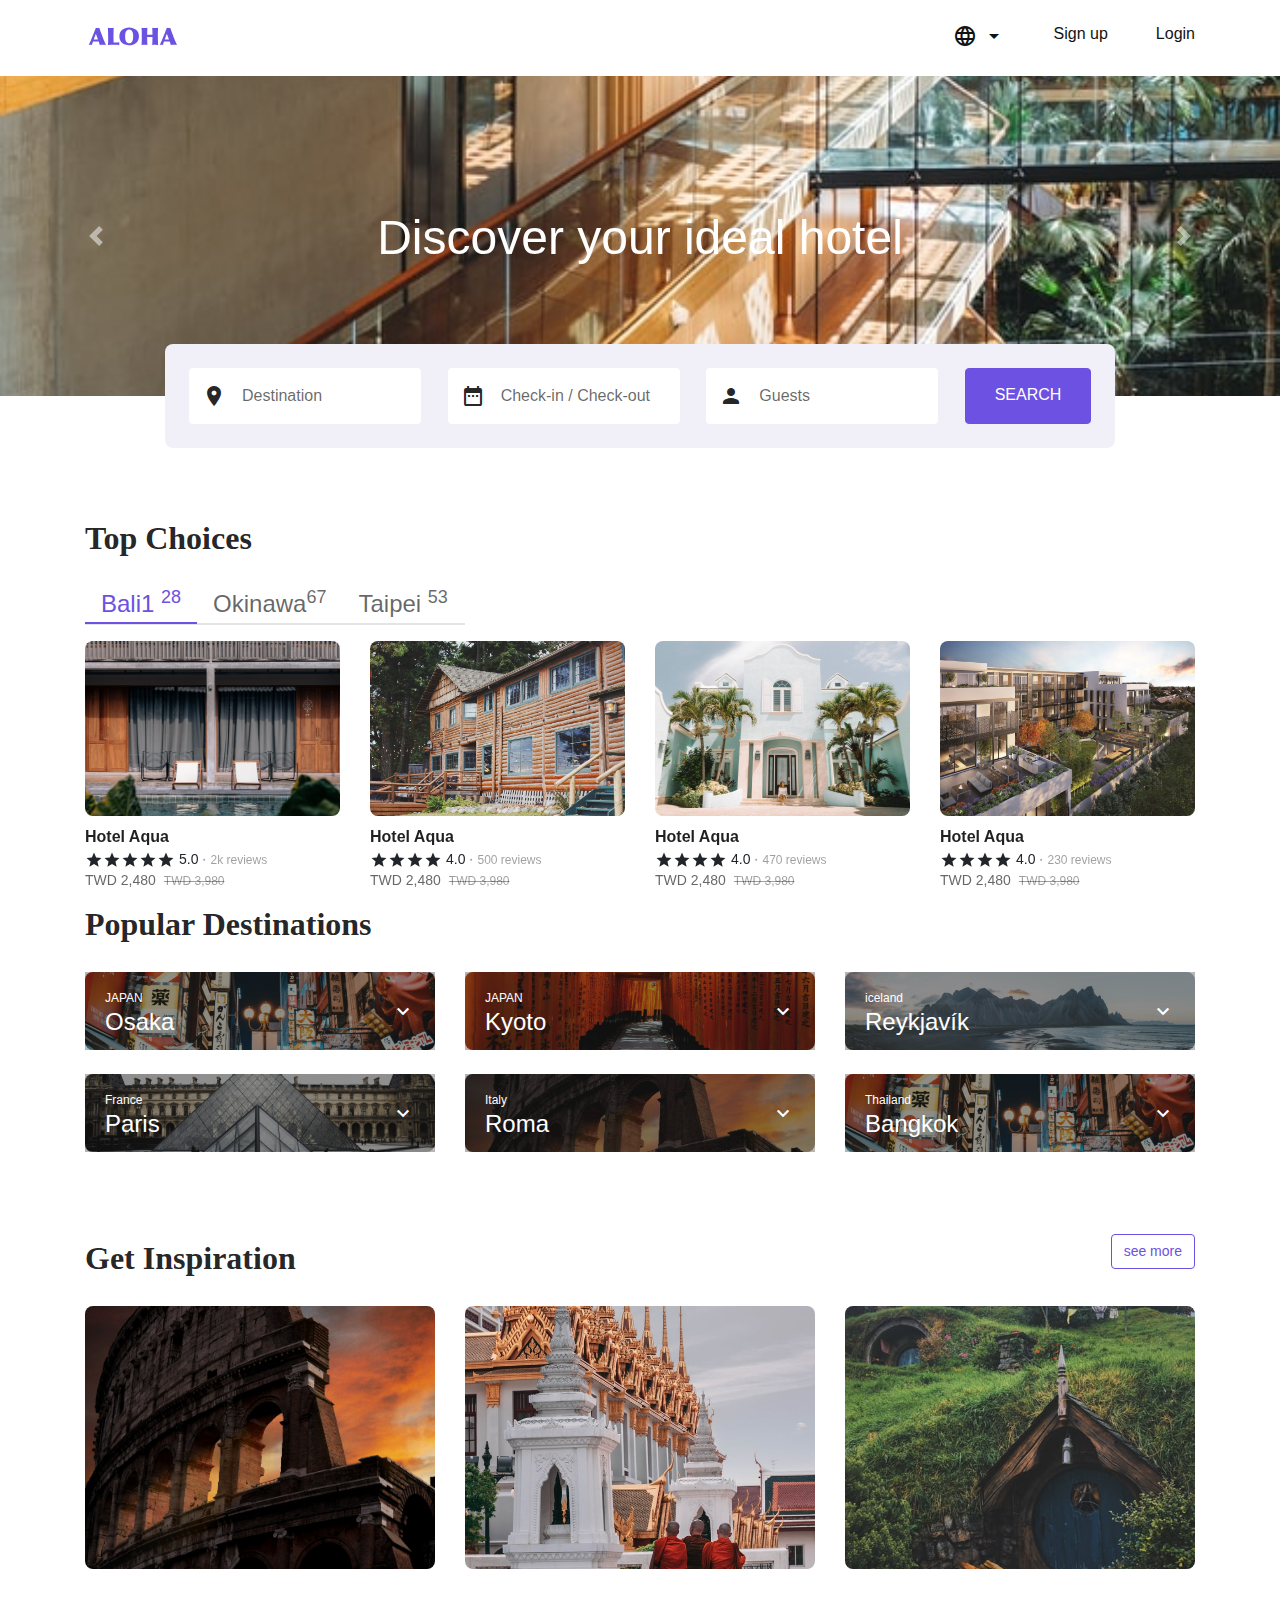
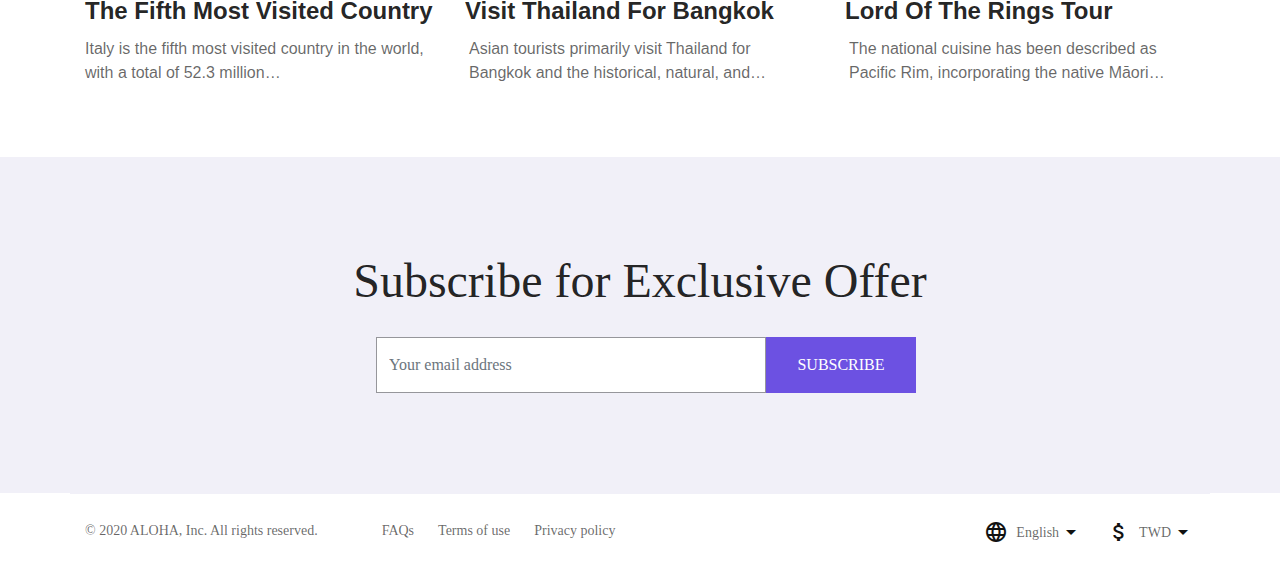
<file: index.html>
<!DOCTYPE html>
<html lang="en">

  <head>
    <meta charset="UTF-8">
    <meta name="viewport" content="width=device-width, initial-scale=1.0">
    <meta http-equiv="X-UA-Compatible" content="ie=edge">
    <title>Boostrap Index</title>
    <link rel="stylesheet" href="https://cdnjs.cloudflare.com/ajax/libs/font-awesome/5.13.0/css/all.min.css" />
    <link href="https://fonts.googleapis.com/icon?family=Material+Icons"rel="stylesheet">
    <link rel="stylesheet" href="./assets/style/all.css">
  </head>

  <body>
    <header class="container">
      <ul class="d-flex justify-content-between">
        <li class="logo"><a class="d-block" href="index.html"><h1 class="hide-text">ALOHA</h1></a></li>
        <li>
          <ul class="d-flex">
            <li class="mr-12">
              <a href="" class="text-darker">
                <span class="material-icons">language</span>
                <span class="material-icons">arrow_drop_down</span>
              </a>
            </li>
            <li class="mr-12"><a href="" class="text-darker">Sign up</a></li>
            <li><a href="login.html" class="text-darker">Login</a></li>
          </ul>
        </li>
      </ul>
    </header>

    
<section class="slide">
  <div id="carouselExampleInterval" class="carousel slide" data-ride="carousel">
    <div class="carousel-caption d-none d-md-block">
      <p class="font-1 title">Discover your ideal hotel</p>
    </div>
    <div class="carousel-inner">
      <div class="carousel-item active" data-interval="10000">
        <img src="./assets/images/1.jpeg" class="d-block w-100 " alt="dddddd">
      </div>
      <div class="carousel-item" data-interval="2000">
        <img src="./assets/images/4.jpeg" class="d-block w-100" alt="...">
      </div>
      <div class="carousel-item">
        <img src="./assets/images/28.jpeg" class="d-block w-100" alt="...">
      </div>
    </div>
    <a class="carousel-control-prev" href="#carouselExampleInterval" role="button" data-slide="prev">
      <span class="carousel-control-prev-icon" aria-hidden="true"></span>
      <span class="sr-only">Previous</span>
    </a>
    <a class="carousel-control-next" href="#carouselExampleInterval" role="button" data-slide="next">
      <span class="carousel-control-next-icon" aria-hidden="true"></span>
      <span class="sr-only">Next</span>
    </a>
  </div>
</section>
<section class="search container">
  <div class="row justify-content-center">
    <div class="col-10 search-item d-flex justify-content-between">
      <div class="dropdown ">
        <button class="btn bg-white text-secondary d-flex font-4 align-items-center btn-dropdown" type="button" id="dropdownMenuButton" data-toggle="dropdown" aria-haspopup="true" aria-expanded="false">
          <span class="material-icons text-dark mr-4 ">location_on</span>
          Destination
        </button>
        <div class="dropdown-menu destination-menu" aria-labelledby="dropdownMenuButton">
          <a class="dropdown-item" href="#">Action</a>
          <a class="dropdown-item" href="#">Another action</a>
          <a class="dropdown-item" href="#">Something else here</a>
        </div>
      </div>
      <div class="dropdown ">
        <button class="btn bg-white text-secondary d-flex font-4 align-items-center btn-dropdown" type="button" id="dropdownMenuButton" data-toggle="dropdown" aria-haspopup="true" aria-expanded="false">
          <span class="material-icons text-dark mr-4 ">date_range</span>
          Check-in / Check-out
        </button>
        <div class="dropdown-menu destination-menu" aria-labelledby="dropdownMenuButton">
          <a class="dropdown-item" href="#">Action</a>
          <a class="dropdown-item" href="#">Another action</a>
          <a class="dropdown-item" href="#">Something else here</a>
        </div>
      </div>
      <div class="dropdown ">
        <button class="btn bg-white text-secondary d-flex font-4 align-items-center btn-dropdown" type="button" id="dropdownMenuButton" data-toggle="dropdown" aria-haspopup="true" aria-expanded="false">
          <span class="material-icons text-dark mr-4 ">person</span>
          Guests
        </button>
        <div class="dropdown-menu destination-menu" aria-labelledby="dropdownMenuButton">
          <a class="dropdown-item" href="#">Action</a>
          <a class="dropdown-item" href="#">Another action</a>
          <a class="dropdown-item" href="#">Something else here</a>
        </div>
      </div>
      <a class="btn btn-primary btn-search" href="#" role="button"><p class="text font-4">SEARCH</p></a>
    </div>
  </div>
</section>

<section class="topchoices">
  <div class="container">
    <p class="section-title">Top Choices</p>
    <ul class="nav nav-tabs font-3 border-bottom-primary" id="myTab" role="tablist">
      <li class="nav-item">
        <a class="nav-link clearborder active" id="Bali1-tab" data-toggle="tab" href="#Bali1" role="tab" aria-controls="Bali1" aria-selected="true"> Bali1 <sup>28</sup> </a>
      </li>
      <li class="nav-item">
        <a class="nav-link clearborder" id="Okinawa-tab" data-toggle="tab" href="#Okinawa" role="tab" aria-controls="Okinawa" aria-selected="false">Okinawa<sup>67</sup></a>
      </li>
      <li class="nav-item">
        <a class="nav-link clearborder" id="Taipei-tab" data-toggle="tab" href="#Taipei" role="tab" aria-controls="Taipei" aria-selected="false">Taipei <sup>53</sup></a>
      </li>
    </ul>
    <hr>
    <div class="tab-content" id="myTabContent">
      <div class="tab-pane fade show active " id="Bali1" role="tabpanel" aria-labelledby="Bali1-tab">
        <div id="carouselExampleFade" class="carousel slide carousel-fade" data-ride="carousel">
          <div class="carousel-inner">
            <div class="carousel-item d-flex justify-content-between active">
              <div class="card">
                <img src="./assets/images/5.jpeg" class="card-img-top" alt="...">
                <ul class="score">
                  <li class="font-4 font-weight-bold text-dark ">Hotel Aqua</li>
                  <li class="d-flex align-items-center">
                    <span class="material-icons">grade</span>
                    <span class="material-icons">grade</span>
                    <span class="material-icons">grade</span>
                    <span class="material-icons">grade</span>
                    <span class="material-icons mr-1">grade</span>
                    <span class="font-5 d-flex align-items-center ">5.0<span class="font-6 text-thirdary">・2k reviews</span> </span>
                  </li>
                  <li class="d-flex align-items-center">
                    <p class="text-secondary font-5 mr-2">TWD 2,480</p>  
                    <p class="text-thirdary font-6"> <del>TWD 3,980</del></p>
                  </li>
                </ul>
              </div>
              <div class="card">
                <img src="./assets/images/2.jpeg" class="card-img-top" alt="...">
                <ul class="score">
                  <li class="font-4 font-weight-bold text-dark ">Hotel Aqua</li>
                  <li class="d-flex align-items-center">
                    <span class="material-icons">grade</span>
                    <span class="material-icons">grade</span>
                    <span class="material-icons">grade</span>
                    <span class="material-icons mr-1">grade</span>
                    <span class="font-5 d-flex align-items-center ">4.0<span class="font-6 text-thirdary">・500 reviews</span> </span>
                  </li>
                  <li class="d-flex align-items-center">
                    <p class="text-secondary font-5 mr-2">TWD 2,480</p>  
                    <p class="text-thirdary font-6"> <del>TWD 3,980</del></p>
                  </li>
                </ul>
              </div>
              <div class="card">
                <img src="./assets/images/4.jpeg" class="card-img-top" alt="...">
                <ul class="score">
                  <li class="font-4 font-weight-bold text-dark ">Hotel Aqua</li>
                  <li class="d-flex align-items-center">
                    <span class="material-icons">grade</span>
                    <span class="material-icons">grade</span>
                    <span class="material-icons">grade</span>
                    <span class="material-icons mr-1">grade</span>
                    <span class="font-5 d-flex align-items-center ">4.0<span class="font-6 text-thirdary">・470 reviews</span> </span>
                  </li>
                  <li class="d-flex align-items-center">
                    <p class="text-secondary font-5 mr-2">TWD 2,480</p>  
                    <p class="text-thirdary font-6"> <del>TWD 3,980</del></p>
                  </li>
                </ul>
              </div>
              <div class="card">
                <img src="./assets/images/3.jpeg" class="card-img-top" alt="...">
                <ul class="score">
                  <li class="font-4 font-weight-bold text-dark ">Hotel Aqua</li>
                  <li class="d-flex align-items-center">
                    <span class="material-icons">grade</span>
                    <span class="material-icons">grade</span>
                    <span class="material-icons">grade</span>
                    <span class="material-icons mr-1">grade</span>
                    <span class="font-5 d-flex align-items-center ">4.0<span class="font-6 text-thirdary">・230 reviews</span> </span>
                  </li>
                  <li class="d-flex align-items-center">
                    <p class="text-secondary font-5 mr-2">TWD 2,480</p>  
                    <p class="text-thirdary font-6"> <del>TWD 3,980</del></p>
                  </li>
                </ul>
              </div>
            </div>
            <div class="carousel-item d-flex justify-content-between">
              <div class="card">
          <img src="./assets/images/9.jpeg" class="card-img-top" alt="...">
          <ul class="score">
            <li class="font-4 font-weight-bold text-dark ">Hotel Aqua</li>
            <li class="d-flex align-items-center">
              <span class="material-icons">grade</span>
              <span class="material-icons">grade</span>
              <span class="material-icons">grade</span>
              <span class="material-icons">grade</span>
              <span class="material-icons mr-1">grade</span>
              <span class="font-5 d-flex align-items-center ">5.0<span class="font-6 text-thirdary">・2k reviews</span> </span>
            </li>
            <li class="d-flex align-items-center">
              <p class="text-secondary font-5 mr-2">TWD 2,480</p>  
              <p class="text-thirdary font-6"> <del>TWD 3,980</del></p>
            </li>
          </ul>
              </div>
              <div class="card">
                <img src="./assets/images/11.jpeg" class="card-img-top" alt="...">
                <ul class="score">
                  <li class="font-4 font-weight-bold text-dark ">Hotel Aqua</li>
                  <li class="d-flex align-items-center">
                    <span class="material-icons">grade</span>
                    <span class="material-icons">grade</span>
                    <span class="material-icons">grade</span>
                    <span class="material-icons mr-1">grade</span>
                    <span class="font-5 d-flex align-items-center ">4.0<span class="font-6 text-thirdary">・500 reviews</span> </span>
                  </li>
                  <li class="d-flex align-items-center">
                    <p class="text-secondary font-5 mr-2">TWD 2,480</p>  
                    <p class="text-thirdary font-6"> <del>TWD 3,980</del></p>
                  </li>
                </ul>
              </div>
              <div class="card">
                <img src="./assets/images/8.jpeg" class="card-img-top" alt="...">
                <ul class="score">
                  <li class="font-4 font-weight-bold text-dark ">Hotel Aqua</li>
                  <li class="d-flex align-items-center">
                    <span class="material-icons">grade</span>
                    <span class="material-icons">grade</span>
                    <span class="material-icons">grade</span>
                    <span class="material-icons mr-1">grade</span>
                    <span class="font-5 d-flex align-items-center ">4.0<span class="font-6 text-thirdary">・470 reviews</span> </span>
                  </li>
                  <li class="d-flex align-items-center">
                    <p class="text-secondary font-5 mr-2">TWD 2,480</p>  
                    <p class="text-thirdary font-6"> <del>TWD 3,980</del></p>
                  </li>
                </ul>
              </div>
              <div class="card">
                <img src="./assets/images/10.jpeg" class="card-img-top" alt="...">
                <ul class="score">
                  <li class="font-4 font-weight-bold text-dark ">Hotel Aqua</li>
                  <li class="d-flex align-items-center">
                    <span class="material-icons">grade</span>
                    <span class="material-icons">grade</span>
                    <span class="material-icons">grade</span>
                    <span class="material-icons mr-1">grade</span>
                    <span class="font-5 d-flex align-items-center ">4.0<span class="font-6 text-thirdary">・230 reviews</span> </span>
                  </li>
                  <li class="d-flex align-items-center">
                    <p class="text-secondary font-5 mr-2">TWD 2,480</p>  
                    <p class="text-thirdary font-6"> <del>TWD 3,980</del></p>
                  </li>
                </ul>
              </div>
            </div>
          </div>
        </div>
      </div>
      <div class="tab-pane fade" id="Okinawa" role="tabpanel" aria-labelledby="Okinawa-tab">
        <div id="carouselExampleFade" class="carousel slide carousel-fade" data-ride="carousel">
          <div class="carousel-inner">
            <div class="carousel-item d-flex justify-content-between active">
              <div class="card">
                <img src="./assets/images/6.jpeg" class="card-img-top" alt="...">
                <ul class="score">
                  <li class="font-4 font-weight-bold text-dark ">Hotel Aqua</li>
                  <li class="d-flex align-items-center">
                    <span class="material-icons">grade</span>
                    <span class="material-icons">grade</span>
                    <span class="material-icons">grade</span>
                    <span class="material-icons">grade</span>
                    <span class="material-icons mr-1">grade</span>
                    <span class="font-5 d-flex align-items-center ">5.0<span class="font-6 text-thirdary">・2k reviews</span> </span>
                  </li>
                  <li class="d-flex align-items-center">
                    <p class="text-secondary font-5 mr-2">TWD 2,480</p>  
                    <p class="text-thirdary font-6"> <del>TWD 3,980</del></p>
                  </li>
                </ul>
              </div>
              <div class="card">
                <img src="./assets/images/7.jpeg" class="card-img-top" alt="...">
                <ul class="score">
                  <li class="font-4 font-weight-bold text-dark ">Hotel Aqua</li>
                  <li class="d-flex align-items-center">
                    <span class="material-icons">grade</span>
                    <span class="material-icons">grade</span>
                    <span class="material-icons">grade</span>
                    <span class="material-icons mr-1">grade</span>
                    <span class="font-5 d-flex align-items-center ">4.0<span class="font-6 text-thirdary">・500 reviews</span> </span>
                  </li>
                  <li class="d-flex align-items-center">
                    <p class="text-secondary font-5 mr-2">TWD 2,480</p>  
                    <p class="text-thirdary font-6"> <del>TWD 3,980</del></p>
                  </li>
                </ul>
              </div>
              <div class="card">
                <img src="./assets/images/6.jpeg" class="card-img-top" alt="...">
                <ul class="score">
                  <li class="font-4 font-weight-bold text-dark ">Hotel Aqua</li>
                  <li class="d-flex align-items-center">
                    <span class="material-icons">grade</span>
                    <span class="material-icons">grade</span>
                    <span class="material-icons">grade</span>
                    <span class="material-icons mr-1">grade</span>
                    <span class="font-5 d-flex align-items-center ">4.0<span class="font-6 text-thirdary">・470 reviews</span> </span>
                  </li>
                  <li class="d-flex align-items-center">
                    <p class="text-secondary font-5 mr-2">TWD 2,480</p>  
                    <p class="text-thirdary font-6"> <del>TWD 3,980</del></p>
                  </li>
                </ul>
              </div>
              <div class="card">
                <img src="./assets/images/7.jpeg" class="card-img-top" alt="...">
                <ul class="score">
                  <li class="font-4 font-weight-bold text-dark ">Hotel Aqua</li>
                  <li class="d-flex align-items-center">
                    <span class="material-icons">grade</span>
                    <span class="material-icons">grade</span>
                    <span class="material-icons">grade</span>
                    <span class="material-icons mr-1">grade</span>
                    <span class="font-5 d-flex align-items-center ">4.0<span class="font-6 text-thirdary">・230 reviews</span> </span>
                  </li>
                  <li class="d-flex align-items-center">
                    <p class="text-secondary font-5 mr-2">TWD 2,480</p>  
                    <p class="text-thirdary font-6"> <del>TWD 3,980</del></p>
                  </li>
                </ul>
              </div>
            </div>
          </div>
        </div>
      </div>
      <div class="tab-pane fade" id="Taipei" role="tabpanel" aria-labelledby="Taipei-tab">
        <div id="carouselExampleFade" class="carousel slide carousel-fade" data-ride="carousel">
          <div class="carousel-inner">
            <div class="carousel-item d-flex justify-content-between active">
              <div class="card">
                <img src="./assets/images/21.jpeg" class="card-img-top" alt="...">
                <ul class="score">
                  <li class="font-4 font-weight-bold text-dark ">Hotel Aqua</li>
                  <li class="d-flex align-items-center">
                    <span class="material-icons">grade</span>
                    <span class="material-icons">grade</span>
                    <span class="material-icons">grade</span>
                    <span class="material-icons">grade</span>
                    <span class="material-icons mr-1">grade</span>
                    <span class="font-5 d-flex align-items-center ">5.0<span class="font-6 text-thirdary">・2k reviews</span> </span>
                  </li>
                  <li class="d-flex align-items-center">
                    <p class="text-secondary font-5 mr-2">TWD 2,480</p>  
                    <p class="text-thirdary font-6"> <del>TWD 3,980</del></p>
                  </li>
                </ul>
              </div>
              <div class="card">
                <img src="./assets/images/22.jpeg" class="card-img-top" alt="...">
                <ul class="score">
                  <li class="font-4 font-weight-bold text-dark ">Hotel Aqua</li>
                  <li class="d-flex align-items-center">
                    <span class="material-icons">grade</span>
                    <span class="material-icons">grade</span>
                    <span class="material-icons">grade</span>
                    <span class="material-icons mr-1">grade</span>
                    <span class="font-5 d-flex align-items-center ">4.0<span class="font-6 text-thirdary">・500 reviews</span> </span>
                  </li>
                  <li class="d-flex align-items-center">
                    <p class="text-secondary font-5 mr-2">TWD 2,480</p>  
                    <p class="text-thirdary font-6"> <del>TWD 3,980</del></p>
                  </li>
                </ul>
              </div>
              <div class="card">
                <img src="./assets/images/24.jpeg" class="card-img-top" alt="...">
                <ul class="score">
                  <li class="font-4 font-weight-bold text-dark ">Hotel Aqua</li>
                  <li class="d-flex align-items-center">
                    <span class="material-icons">grade</span>
                    <span class="material-icons">grade</span>
                    <span class="material-icons">grade</span>
                    <span class="material-icons mr-1">grade</span>
                    <span class="font-5 d-flex align-items-center ">4.0<span class="font-6 text-thirdary">・470 reviews</span> </span>
                  </li>
                  <li class="d-flex align-items-center">
                    <p class="text-secondary font-5 mr-2">TWD 2,480</p>  
                    <p class="text-thirdary font-6"> <del>TWD 3,980</del></p>
                  </li>
                </ul>
              </div>
              <div class="card">
                <img src="./assets/images/25.jpeg" class="card-img-top" alt="...">
                <ul class="score">
                  <li class="font-4 font-weight-bold text-dark ">Hotel Aqua</li>
                  <li class="d-flex align-items-center">
                    <span class="material-icons">grade</span>
                    <span class="material-icons">grade</span>
                    <span class="material-icons">grade</span>
                    <span class="material-icons mr-1">grade</span>
                    <span class="font-5 d-flex align-items-center ">4.0<span class="font-6 text-thirdary">・230 reviews</span> </span>
                  </li>
                  <li class="d-flex align-items-center">
                    <p class="text-secondary font-5 mr-2">TWD 2,480</p>  
                    <p class="text-thirdary font-6"> <del>TWD 3,980</del></p>
                  </li>
                </ul>
              </div>
            </div>
          </div>
        </div>
      </div>
    </div>
      <!-- <a class="carousel-control-next next" href="#carouselExampleFade" role="button" data-slide="next">
        <span class="material-icons">keyboard_arrow_right</span>
      </a> -->
    </div>
</section>

<section class="popular container">
  <p class="section-title">Popular Destinations</p>
  <div class="row">
    <div class="col-4 mb-6">
      <div class="card bg-dark text-white ">
        <div class="box-shadow"> 
          <img src="./assets/images/7.jpeg" class="card-img" alt="...">
        </div>
        <div class="card-img-overlay d-flex justify-content-between">
          <div>
            <p class="font-6 text-gray-200">JAPAN</p>
            <p class="font-3">Osaka</p>
          </div>
          <span class="material-icons">keyboard_arrow_down</span>
        </div>
      </div>
    </div>
    <div class="col-4 mb-6">
      <div class="card bg-dark text-white ">
        <div class="box-shadow"> 
          <img src="./assets/images/6.jpeg" class="card-img" alt="...">
        </div>
        <div class="card-img-overlay d-flex justify-content-between">
          <div>
            <p class="font-6 text-gray-200">JAPAN</p>
          <p class="font-3">Kyoto</p>
          </div>
          <span class="material-icons">keyboard_arrow_down</span>
        </div>
      </div>
    </div>
    <div class="col-4 mb-6">
      <div class="card bg-dark text-white">
        <div class="box-shadow"> 
          <img src="./assets/images/8.jpeg" class="card-img" alt="...">
        </div>
        <div class="card-img-overlay d-flex justify-content-between">
          <div>
            <p class="font-6 text-gray-200">iceland</p>
            <p class="font-3">Reykjavík</p>
          </div>
          <span class="material-icons">keyboard_arrow_down</span>
        </div>
      </div>
    </div>
    <div class="col-4 mb-6">
      <div class="card bg-dark text-white ">
        <div class="box-shadow"> 
          <img src="./assets/images/9.jpeg" class="card-img" alt="...">
        </div>
        <div class="card-img-overlay d-flex justify-content-between">
          <div>
            <p class="font-6 text-gray-200">France</p>
            <p class="font-3">Paris</p>
          </div>
          <span class="material-icons">keyboard_arrow_down</span>
        </div>
      </div>
    </div>
    <div class="col-4 mb-6">
      <div class="card bg-dark text-white ">
        <div class="box-shadow"> 
          <img src="./assets/images/12.jpeg" class="card-img" alt="...">
        </div>
        <div class="card-img-overlay d-flex justify-content-between">
          <div>
            <p class="font-6 text-gray-200">Italy</p>
            <p class="font-3">Roma</p>
          </div>
          <span class="material-icons">keyboard_arrow_down</span>
        </div>
      </div>
    </div>
    <div class="col-4 mb-6">
      <div class="card bg-dark text-white ">
        <div class="box-shadow"> 
          <img src="./assets/images/7.jpeg" class="card-img" alt="...">
        </div>
        <div class="card-img-overlay d-flex justify-content-between">
          <div>
            <p class="font-6 text-gray">Thailand</p>
            <p class="font-3">Bangkok</p>
          </div>
          <span class="material-icons">keyboard_arrow_down</span>
        </div>
      </div>
    </div>
  </div>
</section>

<section class="inspiration container">
  <ul class="d-flex justify-content-between align-item-center">
    <li class="section-title">Get Inspiration</li>
    <li><a href="#" class="btn btn-outline-primary font-5" role="button" aria-pressed="true">see more</a></li>
  </ul>
  <div class="row">
    <div class="col-4">
      <div class="card ">
        <img src="./assets/images/12.jpeg" class="card-img-top mb-6" alt="...">
        <ul>
          <li class="font-3 text-dark mb-2 font-weight-bold">The Fifth Most Visited Country</li>
          <li class="font-4 text-secondary">Italy is the fifth most visited country in the world, with a total of 52.3 million…</li>
        </ul>
      </div>
    </div>
    <div class="col-4">
      <div class="card ">
        <img src="./assets/images/13.jpeg" class="card-img-top mb-6" alt="...">
        <ul>
          <li class="font-3 text-dark mb-2 font-weight-bold">Visit Thailand For Bangkok</li>
          <li class="font-4 text-secondary ml-1">Asian tourists primarily visit Thailand for Bangkok and the historical, natural, and…</li>
        </ul>
      </div>
    </div>
    <div class="col-4">
      <div class="card ">
        <img src="./assets/images/14.jpeg" class="card-img-top mb-6" alt="...">
        <ul>
          <li class="font-3 text-dark mb-2 font-weight-bold">Lord Of The Rings Tour</li>
          <li class="font-4 text-secondary ml-1">The national cuisine has been described as Pacific Rim, incorporating the native Māori…</li>
        </ul>
      </div>
    </div>
  </div>
</section>

<section class="subscribe d-flex align-items-center flex-column">
  <p class="font-1 text-dark font-family-1 mb-6">Subscribe for Exclusive Offer</p>
  <form class="form-inline font-4 font-family-2 text-secondary">
    <div class="form-group mx-sm-3 mb-2 ">
      <input type="password" class="form-control inputstyle" id="inputaddress" placeholder="Your email address">
    </div>
    <button type="submit" class="btn btn-primary mb-2 subbtn">SUBSCRIBE</button>
  </form>
</section>

    <footer class="container font-family-2">
      <ul class="d-flex justify-content-between font-5">
        <li>
          <ul class="d-flex text-secondary">
            <li class="mr-16">© 2020 ALOHA, Inc. All rights reserved.</li>
            <li class="mr-6">FAQs</li>
            <li class="mr-6">Terms of use</li>
            <li>Privacy policy</li>
          </ul>
        </li>
        <li>
          <ul class="d-flex">
            <li class="mr-6">
              <a href="" class="text-darker align-items-center d-flex">
                <span class="material-icons mr-2">language</span>
                <span class="text-secondary">English</span>  
                <span class="material-icons">arrow_drop_down</span>
              </a>
            </li>
            <li>
              <a href="" class="text-darker align-items-center d-flex">
                <span class="material-icons mr-2">attach_money</span>
                <span class="text-secondary">TWD</span>
                <span class="material-icons">arrow_drop_down</span>
              </a>
            </li>
          </ul>
        </li>
      </ul>
    </footer>


    <script src="./assets/js/vendors.js"></script>
    <script src="./assets/js/all.js"></script>
  </body>

</html>
</file>
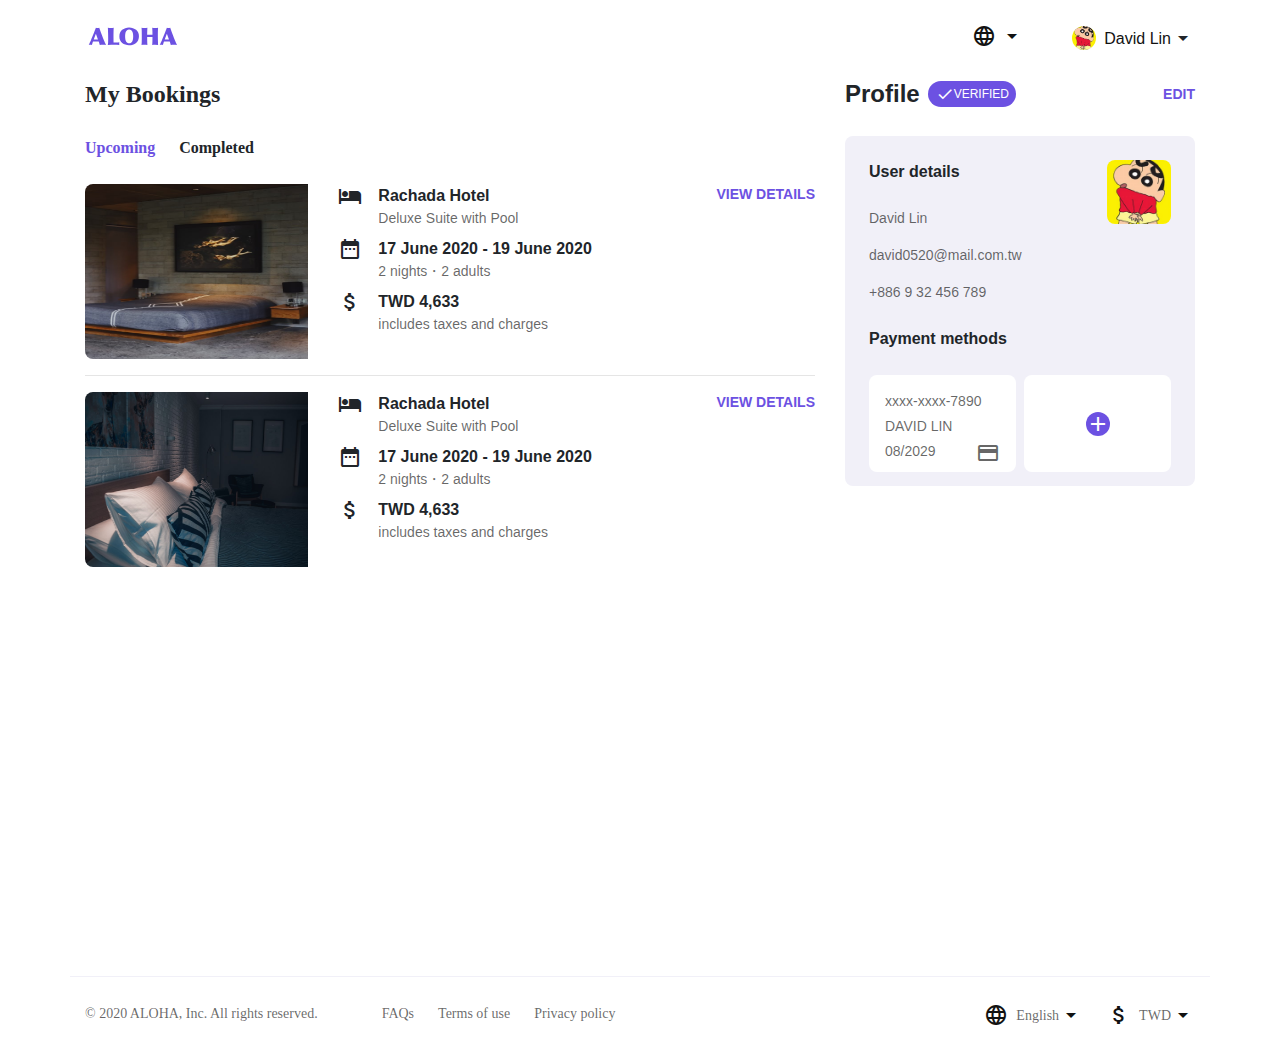
<file: customer.html>
<!DOCTYPE html>
<html lang="en">

  <head>
    <meta charset="UTF-8">
    <meta name="viewport" content="width=device-width, initial-scale=1.0">
    <meta http-equiv="X-UA-Compatible" content="ie=edge">
    <title>Boostrap Index</title>
    <link rel="stylesheet" href="https://cdnjs.cloudflare.com/ajax/libs/font-awesome/5.13.0/css/all.min.css" />
    <link href="https://fonts.googleapis.com/icon?family=Material+Icons"rel="stylesheet">
    <link rel="stylesheet" href="./assets/style/all.css">
  </head>

  <body>
    <header class="container">
      <ul class="d-flex justify-content-between">
        <li class="logo"><a class="d-block" href="index.html"><h1 class="hide-text">ALOHA</h1></a></li>
        <li>
          <ul class="d-flex">
            <li class="mr-12">
              <a href="" class="text-darker">
                <span class="material-icons">language</span>
                <span class="material-icons">arrow_drop_down</span>
              </a>
            </li>
            <li class="d-flex align-items-center">
                <a href="" class="text-darker d-flex align-items-center">
                    <img class="customer-img mr-2" src="./assets/images/smallnew.jpeg" alt="">
                    David Lin
                </a>
                <span class="material-icons">arrow_drop_down</span>
            </li>
          </ul>
        </li>
      </ul>
    </header>

    
<section class="customer container">
    <div class="row">
        <div class="col-8">
            <p class="font-3 font-family-1 font-weight-bold mb-6">My Bookings</p>
            <ul class="d-flex font-4 font-family-2 font-weight-bold mb-6">
                <li class="text-primary mr-6">Upcoming</li>
                <li>Completed</li>
            </ul>
            <div class="row">
                <div class="col-4">
                    <img class="room" src="./assets/images/27.jpeg" alt="">
                </div>
                <div class="col-8">
                    <ul class="d-flex justify-content-between mb-2">
                        <li class="d-flex">
                            <span class="material-icons mr-4">hotel</span>
                            <ul>
                                <li class="font-4 font-weight-bold">Rachada Hotel</li>
                                <li class="font-5 text-secondary">Deluxe Suite with Pool</li>
                            </ul>
                        </li>
                        <li class="text-primary font-5 font-weight-bold">VIEW DETAILS</li>
                    </ul>
                    <ul class="mb-2">
                        <li class="d-flex">
                            <span class="material-icons mr-4">date_range</span>
                            <ul>
                                <li class="font-4 font-weight-bold">17 June 2020 - 19 June 2020</li>
                                <li class="font-5 text-secondary">2 nights・2 adults</li>
                            </ul>
                        </li>
                    </ul>
                    <ul>
                        <li class="d-flex">
                            <span class="material-icons mr-4">attach_money</span>
                            <ul>
                                <li class="font-4 font-weight-bold">TWD 4,633</li>
                                <li class="font-5 text-secondary">includes taxes and charges</li>
                            </ul>
                        </li>
                    </ul>
                </div>
            </div>
            <hr>
            <div class="row">
                <div class="col-4">
                    <img class="room" src="./assets/images/17.jpeg" alt="">
                </div>
                <div class="col-8">
                    <ul class="d-flex justify-content-between mb-2">
                        <li class="d-flex">
                            <span class="material-icons mr-4">hotel</span>
                            <ul>
                                <li class="font-4 font-weight-bold">Rachada Hotel</li>
                                <li class="font-5 text-secondary">Deluxe Suite with Pool</li>
                            </ul>
                        </li>
                        <li class="text-primary font-5 font-weight-bold">VIEW DETAILS</li>
                    </ul>
                    <ul class="mb-2">
                        <li class="d-flex">
                            <span class="material-icons mr-4">date_range</span>
                            <ul>
                                <li class="font-4 font-weight-bold">17 June 2020 - 19 June 2020</li>
                                <li class="font-5 text-secondary">2 nights・2 adults</li>
                            </ul>
                        </li>
                    </ul>
                    <ul>
                        <li class="d-flex">
                            <span class="material-icons mr-4">attach_money</span>
                            <ul>
                                <li class="font-4 font-weight-bold">TWD 4,633</li>
                                <li class="font-5 text-secondary">includes taxes and charges</li>
                            </ul>
                        </li>
                    </ul>
                </div>
            </div>
        </div>

        <div class="col-4">
            <ul class="d-flex justify-content-between align-items-center mb-6">
                <li>
                    <ul class="d-flex align-items-center">
                        <li class="font-3 font-weight-bold mr-2">Profile</li>
                        <li class="d-flex align-items-center text-white verified">
                            <span class="material-icons check">check</span>
                            <p class="font-6">VERIFIED</p> 
                        </li>
                    </ul>
                </li>
                <li class="text-primary font-5 font-weight-bold">EDIT</li>
            </ul>
            <div class="profile">
                <ul class="d-flex justify-content-between mb-6"> 
                    <li>
                        <ul>
                            <li class="font-4 font-weight-bold mb-6">User details</li>
                            <li class="font-5 mb-4 text-secondary">David Lin</li>
                            <li class="font-5 mb-4 text-secondary">david0520@mail.com.tw</li>
                            <li class="font-5 text-secondary">+886 9 32 456 789</li>
                        </ul>
                    </li>
                    <li>
                        <img class="userpic" src="./assets/images/smallnew.jpeg" alt="">
                    </li>
                </ul>
                <p class="font-4 font-weight-bold mb-6">Payment methods</p>
                <ul class="d-flex justify-content-between">
                    <li class="card font-5 text-secondary">
                        <p class="pl-4 pt-4 mb-1">xxxx-xxxx-7890</p>
                        <p class="pl-4 mb-1">DAVID LIN</p>
                        <ul class="d-flex justify-content-between font-5 text-secondary pl-4 pr-4">
                            <li class="">08/2029</li>
                            <li><span class="material-icons">credit_card</span></li>
                        </ul>
                    </li>
                    <li class="card d-flex align-items-center justify-content-center">
                        <span class="material-icons add">add</span>
                    </li>
                </ul>

            </div>
        </div>

    </div>

</section>

    <footer class="container font-family-2">
      <ul class="d-flex justify-content-between font-5">
        <li>
          <ul class="d-flex text-secondary">
            <li class="mr-16">© 2020 ALOHA, Inc. All rights reserved.</li>
            <li class="mr-6">FAQs</li>
            <li class="mr-6">Terms of use</li>
            <li>Privacy policy</li>
          </ul>
        </li>
        <li>
          <ul class="d-flex">
            <li class="mr-6">
              <a href="" class="text-darker align-items-center d-flex">
                <span class="material-icons mr-2">language</span>
                <span class="text-secondary">English</span>  
                <span class="material-icons">arrow_drop_down</span>
              </a>
            </li>
            <li>
              <a href="" class="text-darker align-items-center d-flex">
                <span class="material-icons mr-2">attach_money</span>
                <span class="text-secondary">TWD</span>
                <span class="material-icons">arrow_drop_down</span>
              </a>
            </li>
          </ul>
        </li>
      </ul>
    </footer>


    <script src="./assets/js/vendors.js"></script>
    <script src="./assets/js/all.js"></script>
  </body>

</html>
</file>
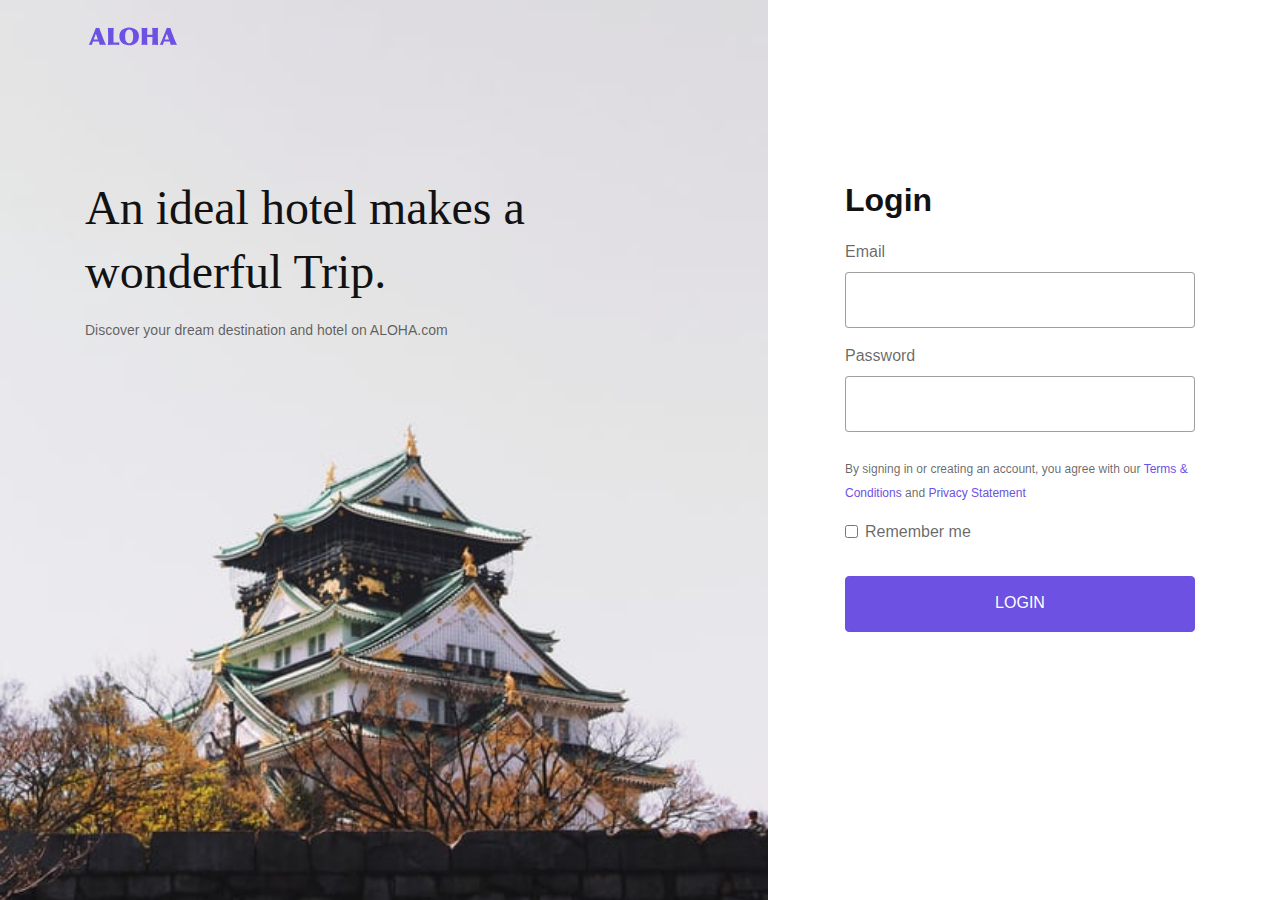
<file: login.html>
<!DOCTYPE html>
<html lang="en">

  <head>
    <meta charset="UTF-8">
    <meta name="viewport" content="width=device-width, initial-scale=1.0">
    <meta http-equiv="X-UA-Compatible" content="ie=edge">
    <title>Boostrap Index</title>
    <link rel="stylesheet" href="https://cdnjs.cloudflare.com/ajax/libs/font-awesome/5.13.0/css/all.min.css" />
    <link href="https://fonts.googleapis.com/icon?family=Material+Icons"rel="stylesheet">
    <link rel="stylesheet" href="./assets/style/all.css">
  </head>

  <body>
    <header class="container">
      <ul class="d-flex justify-content-between">
        <li class="logo"><a class="d-block" href="index.html"><h1 class="hide-text">ALOHA</h1></a></li>
        <!-- <li>
          <ul class="d-flex">
            <li class="mr-12">
              <a href="" class="text-darker">
                <span class="material-icons">language</span>
                <span class="material-icons">arrow_drop_down</span>
              </a>
            </li>
            <li class="mr-12"><a href="" class="text-darker">Sign up</a></li>
            <li><a href="" class="text-darker">Login</a></li>
          </ul>
        </li> -->
      </ul>
    </header>

    
<div class="login">
    <div class="bgimg bg-cover"></div>
    <div class="container content">
        <div class="row">
            <div class="col-8">
                <p class="font-1 font-family-1 text-darker mb-4">An ideal hotel makes a <br> wonderful Trip.</p>
                <p class="font-5 text-secondary">Discover your dream destination and hotel on ALOHA.com</p>
            </div>
            <div class="col-4">
                <p class="font-2 text-darker font-weight-bold mb-4">Login</p>
                <form>
                    <div class="form-group">
                      <label for="exampleInputEmail1" class="text-secondary font-4">Email</label>
                      <input type="email" class="form-control form-item" id="exampleInputEmail1" aria-describedby="emailHelp">
                    </div>
                    <div class="form-group">
                      <label for="exampleInputPassword1" class="text-secondary font-4">Password</label>
                      <input type="password" class="form-control mb-6 form-item" id="exampleInputPassword1">
                      <small class="font-6 text-secondary">By signing in or creating an account, you agree with our <span class="text-primary">Terms & Conditions</span>  and <span class="text-primary">Privacy Statement</span> </small>
                    </div>
                    <div class="form-group form-check mb-8">
                      <input type="checkbox" class="form-check-input" id="exampleCheck1">
                      <label class="form-check-label text-secondary font-4" for="exampleCheck1">Remember me</label>
                    </div>
                    <!-- <button type="submit" class="btn btn-primary "></button> -->
                    <a class="btn btn-primary font-4 w-100 form-item" href="customer.html" role="button"><p class="text-login">LOGIN</p></a>
                  </form>
            </div>
        </div>
        
        
    </div>

</div>

    <script src="./assets/js/vendors.js"></script>
    <script src="./assets/js/all.js"></script>
  </body>

</html>
</file>
